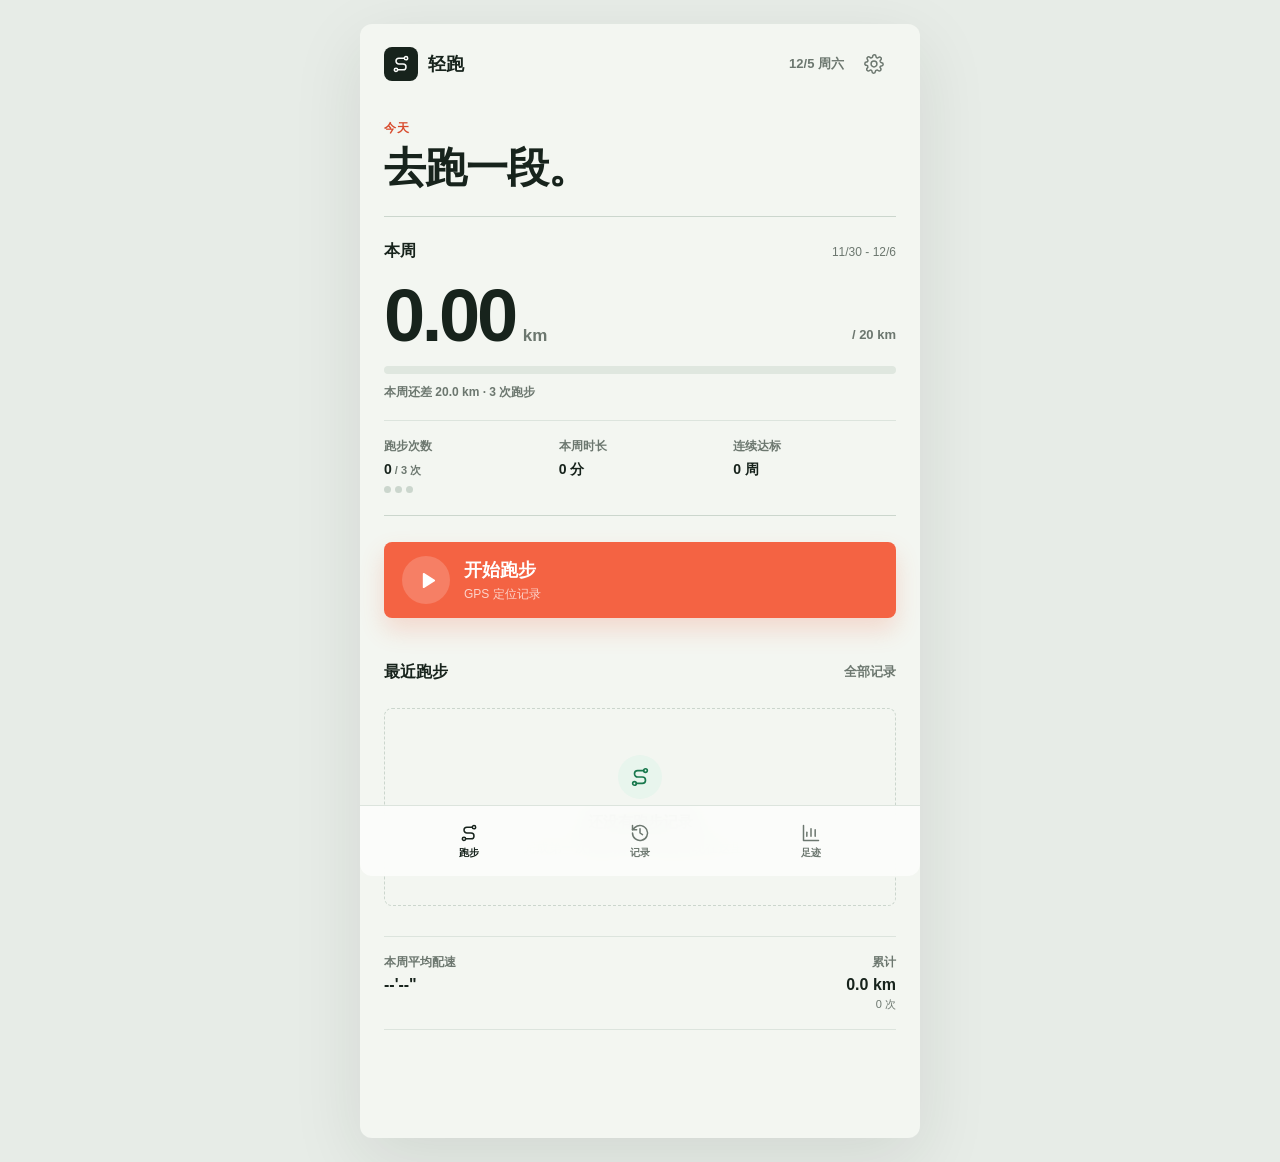
<file: index.html>
<!doctype html>
<html lang="zh-CN">
  <head>
    <meta charset="UTF-8" />
    <meta name="viewport" content="width=device-width, initial-scale=1, viewport-fit=cover" />
    <meta name="theme-color" content="#f3f6f1" />
    <meta name="apple-mobile-web-app-capable" content="yes" />
    <meta name="apple-mobile-web-app-status-bar-style" content="default" />
    <meta name="apple-mobile-web-app-title" content="轻跑" />
    <meta name="format-detection" content="telephone=no" />
    <meta name="description" content="轻跑，一款专注记录跑步的手机应用。" />
    <title>轻跑</title>
    <link rel="manifest" href="./manifest.webmanifest" />
    <link rel="icon" href="./icon-192.png" sizes="192x192" />
    <link rel="apple-touch-icon" href="./apple-touch-icon.png" />
    <link rel="stylesheet" href="./styles.css" />
    <link rel="stylesheet" href="./styles-v2.css?v=2.1.0" />
  </head>
  <body>
    <svg class="icon-sprite" aria-hidden="true">
      <symbol id="i-route" viewBox="0 0 24 24">
        <circle cx="6" cy="19" r="2"></circle>
        <circle cx="18" cy="5" r="2"></circle>
        <path d="M8 19h6.5a3.5 3.5 0 0 0 0-7h-5a3.5 3.5 0 0 1 0-7H16"></path>
      </symbol>
      <symbol id="i-history" viewBox="0 0 24 24">
        <path d="M3 12a9 9 0 1 0 3-6.7L3 8"></path>
        <path d="M3 3v5h5"></path>
        <path d="M12 7v5l3 2"></path>
      </symbol>
      <symbol id="i-play" viewBox="0 0 24 24">
        <path d="m8 5 11 7-11 7V5Z"></path>
      </symbol>
      <symbol id="i-pause" viewBox="0 0 24 24">
        <rect x="7" y="5" width="3.5" height="14" rx="1"></rect>
        <rect x="14" y="5" width="3.5" height="14" rx="1"></rect>
      </symbol>
      <symbol id="i-stop" viewBox="0 0 24 24">
        <rect x="6" y="6" width="12" height="12" rx="2"></rect>
      </symbol>
      <symbol id="i-arrow-left" viewBox="0 0 24 24">
        <path d="m15 18-6-6 6-6"></path>
      </symbol>
      <symbol id="i-map-pin" viewBox="0 0 24 24">
        <path d="M20 10c0 5-8 11-8 11S4 15 4 10a8 8 0 1 1 16 0Z"></path>
        <circle cx="12" cy="10" r="2.5"></circle>
      </symbol>
      <symbol id="i-navigation" viewBox="0 0 24 24">
        <path d="m3 11 18-8-8 18-2-8-8-2Z"></path>
      </symbol>
      <symbol id="i-clock" viewBox="0 0 24 24">
        <circle cx="12" cy="12" r="9"></circle>
        <path d="M12 7v5l3 2"></path>
      </symbol>
      <symbol id="i-alert" viewBox="0 0 24 24">
        <circle cx="12" cy="12" r="9"></circle>
        <path d="M12 7v6"></path>
        <path d="M12 17h.01"></path>
      </symbol>
      <symbol id="i-signal" viewBox="0 0 24 24">
        <path d="M5 18a10 10 0 0 1 14 0"></path>
        <path d="M8 15a6 6 0 0 1 8 0"></path>
        <path d="M11 12a2 2 0 0 1 2 0"></path>
        <circle cx="12" cy="19" r=".5"></circle>
      </symbol>
      <symbol id="i-chart" viewBox="0 0 24 24">
        <path d="M3 3v18h18"></path>
        <path d="M7 16v-5"></path>
        <path d="M12 16V7"></path>
        <path d="M17 16v-8"></path>
      </symbol>
      <symbol id="i-settings" viewBox="0 0 24 24">
        <path d="M12 15.5a3.5 3.5 0 1 0 0-7 3.5 3.5 0 0 0 0 7Z"></path>
        <path d="M19.4 15a1.7 1.7 0 0 0 .34 1.88l.06.06a2 2 0 1 1-2.83 2.83l-.06-.06A1.7 1.7 0 0 0 15 19.4a1.7 1.7 0 0 0-1 .6 1.7 1.7 0 0 0-.4 1.1V21a2 2 0 1 1-4 0v-.09A1.7 1.7 0 0 0 8.6 19.4a1.7 1.7 0 0 0-1.88.34l-.06.06a2 2 0 1 1-2.83-2.83l.06-.06A1.7 1.7 0 0 0 4.6 15a1.7 1.7 0 0 0-.6-1 1.7 1.7 0 0 0-1.1-.4H3a2 2 0 1 1 0-4h.09A1.7 1.7 0 0 0 4.6 8.6a1.7 1.7 0 0 0-.34-1.88l-.06-.06a2 2 0 1 1 2.83-2.83l.06.06A1.7 1.7 0 0 0 9 4.6a1.7 1.7 0 0 0 1-.6 1.7 1.7 0 0 0 .4-1.1V3a2 2 0 1 1 4 0v.09A1.7 1.7 0 0 0 15.4 4.6a1.7 1.7 0 0 0 1.88-.34l.06-.06a2 2 0 1 1 2.83 2.83l-.06.06A1.7 1.7 0 0 0 19.4 9c.13.37.35.7.64.97.3.27.68.42 1.08.43H21a2 2 0 1 1 0 4h-.09a1.7 1.7 0 0 0-1.51.6Z"></path>
      </symbol>
      <symbol id="i-download" viewBox="0 0 24 24">
        <path d="M12 3v12"></path>
        <path d="m7 10 5 5 5-5"></path>
        <path d="M5 21h14"></path>
      </symbol>
      <symbol id="i-upload" viewBox="0 0 24 24">
        <path d="M12 16V4"></path>
        <path d="m7 9 5-5 5 5"></path>
        <path d="M5 21h14"></path>
      </symbol>
      <symbol id="i-trash" viewBox="0 0 24 24">
        <path d="M3 6h18"></path>
        <path d="M8 6V4h8v2"></path>
        <path d="m19 6-1 15H6L5 6"></path>
        <path d="M10 11v5"></path>
        <path d="M14 11v5"></path>
      </symbol>
      <symbol id="i-trophy" viewBox="0 0 24 24">
        <path d="M8 21h8"></path>
        <path d="M12 17v4"></path>
        <path d="M7 4h10v4a5 5 0 0 1-10 0V4Z"></path>
        <path d="M7 6H4v2a4 4 0 0 0 4 4"></path>
        <path d="M17 6h3v2a4 4 0 0 1-4 4"></path>
      </symbol>
      <symbol id="i-target" viewBox="0 0 24 24">
        <circle cx="12" cy="12" r="9"></circle>
        <circle cx="12" cy="12" r="5"></circle>
        <circle cx="12" cy="12" r="1"></circle>
      </symbol>
      <symbol id="i-calendar" viewBox="0 0 24 24">
        <rect x="3" y="5" width="18" height="16" rx="2"></rect>
        <path d="M16 3v4"></path>
        <path d="M8 3v4"></path>
        <path d="M3 10h18"></path>
      </symbol>
      <symbol id="i-chevron-right" viewBox="0 0 24 24">
        <path d="m9 18 6-6-6-6"></path>
      </symbol>
      <symbol id="i-close" viewBox="0 0 24 24">
        <path d="M18 6 6 18"></path>
        <path d="m6 6 12 12"></path>
      </symbol>
    </svg>

    <div class="app-shell">
      <header class="topbar" id="topbar">
        <div class="brand" aria-label="轻跑">
          <span class="brand-mark" aria-hidden="true">
            <svg class="icon"><use href="#i-route"></use></svg>
          </span>
          <span class="brand-name">轻跑</span>
        </div>
        <div class="topbar-actions">
          <span class="today" id="today-label"></span>
          <button class="icon-button" id="settings-button" type="button" aria-label="打开设置">
            <svg class="icon"><use href="#i-settings"></use></svg>
          </button>
        </div>
      </header>

      <main id="main-content">
        <section class="view is-active" id="home-view" data-view="home" aria-labelledby="home-title">
          <div class="page-intro">
            <p class="eyebrow">今天</p>
            <h1 id="home-title">去跑一段。</h1>
          </div>

          <section class="goal-band" aria-labelledby="week-label">
            <div class="band-heading">
              <h2 id="week-label">本周</h2>
              <span id="week-range"></span>
            </div>
            <div class="goal-distance-line">
              <div class="week-distance">
                <span class="stat-number" id="week-distance">0.00</span>
                <span class="stat-unit">km</span>
              </div>
              <span class="goal-target" id="week-distance-target">/ 20 km</span>
            </div>
            <div
              class="goal-progress"
              id="week-distance-progress"
              role="progressbar"
              aria-label="周距离目标"
              aria-valuemin="0"
              aria-valuemax="20"
              aria-valuenow="0"
            >
              <span id="week-distance-bar"></span>
            </div>
            <p class="goal-remaining" id="week-goal-remaining">本周还差 20.0 km</p>
            <div class="goal-meta">
              <div>
                <span class="meta-label">跑步次数</span>
                <strong><span id="week-count">0</span><small id="week-count-target"> / 3 次</small></strong>
                <div class="goal-dots" id="week-count-dots" aria-hidden="true"></div>
              </div>
              <div>
                <span class="meta-label">本周时长</span>
                <strong id="week-duration">0 分</strong>
              </div>
              <div>
                <span class="meta-label">连续达标</span>
                <strong><span id="goal-streak">0</span> 周</strong>
              </div>
            </div>
          </section>

          <button class="start-button" id="start-run-button" type="button">
            <span class="start-icon">
              <svg class="icon"><use href="#i-play"></use></svg>
            </span>
            <span>
              <strong>开始跑步</strong>
              <small>GPS 定位记录</small>
            </span>
          </button>

          <section class="recent-section" aria-labelledby="recent-title">
            <div class="section-heading">
              <h2 id="recent-title">最近跑步</h2>
              <button class="text-button" type="button" data-go-history>全部记录</button>
            </div>
            <div id="latest-run"></div>
          </section>

          <section class="week-note-band" id="home-week-note" aria-label="本周概览"></section>
        </section>

        <section class="view" id="history-view" data-view="history" aria-labelledby="history-title">
          <div class="page-intro history-intro">
            <p class="eyebrow">记录</p>
            <h1 id="history-title">每一次都算数</h1>
          </div>
          <section class="history-summary" aria-label="历史统计">
            <div>
              <span>累计距离</span>
              <strong id="total-distance">0.00 km</strong>
            </div>
            <div>
              <span>累计次数</span>
              <strong id="total-count">0 次</strong>
            </div>
          </section>
          <div id="history-list" class="history-list"></div>
        </section>

        <section class="view" id="trends-view" data-view="trends" aria-labelledby="trends-title">
          <div class="page-intro trends-intro">
            <p class="eyebrow">足迹</p>
            <h1 id="trends-title">跑过的日子</h1>
          </div>

          <section class="trend-goal-band" aria-labelledby="trend-goal-title">
            <div class="band-heading">
              <h2 id="trend-goal-title">本周目标</h2>
              <span id="trend-week-range"></span>
            </div>
            <div class="trend-goal-grid">
              <div>
                <span class="meta-label">距离</span>
                <strong id="trend-week-distance">0 / 20 km</strong>
                <div class="mini-track"><span id="trend-distance-bar"></span></div>
              </div>
              <div>
                <span class="meta-label">次数</span>
                <strong id="trend-week-count">0 / 3 次</strong>
                <div class="mini-track mini-track-count"><span id="trend-count-bar"></span></div>
              </div>
            </div>
          </section>

          <section class="year-band" aria-labelledby="year-summary-title">
            <div class="band-heading">
              <h2 id="year-summary-title">今年</h2>
              <span id="year-summary-label"></span>
            </div>
            <div class="year-metric-grid">
              <div>
                <span class="meta-label">跑步天数</span>
                <strong id="year-active-days">0 天</strong>
              </div>
              <div>
                <span class="meta-label">累计距离</span>
                <strong id="year-distance">0.0 km</strong>
              </div>
              <div>
                <span class="meta-label">跑步次数</span>
                <strong id="year-run-count">0 次</strong>
              </div>
              <div>
                <span class="meta-label">最长连续</span>
                <strong id="year-week-streak">0 周</strong>
              </div>
            </div>
          </section>

          <section class="chart-section" aria-labelledby="weekly-chart-title">
            <div class="section-heading">
              <h2 id="weekly-chart-title">最近 8 周</h2>
              <span class="section-caption">跑量 / km</span>
            </div>
            <div class="week-chart" id="weekly-chart"></div>
          </section>

          <section class="calendar-section" aria-labelledby="calendar-title">
            <div class="calendar-heading">
              <div>
                <p class="eyebrow">跑步日历</p>
                <h2 id="calendar-title">每一个跑步日</h2>
              </div>
              <div class="calendar-controls" aria-label="日历月份">
                <button class="calendar-nav-button" id="calendar-prev-button" type="button" aria-label="上个月">
                  <svg class="icon"><use href="#i-chevron-right"></use></svg>
                </button>
                <span id="calendar-month-label"></span>
                <button class="calendar-nav-button" id="calendar-next-button" type="button" aria-label="下个月">
                  <svg class="icon"><use href="#i-chevron-right"></use></svg>
                </button>
              </div>
            </div>
            <div class="calendar-weekdays" aria-hidden="true">
              <span>一</span><span>二</span><span>三</span><span>四</span><span>五</span><span>六</span><span>日</span>
            </div>
            <div class="calendar-grid" id="calendar-grid" role="grid" aria-label="跑步日历"></div>
            <button class="calendar-today-button" id="calendar-today-button" type="button" hidden>回到本月</button>
            <div class="calendar-month-summary" id="calendar-month-summary"></div>
            <div class="calendar-day-detail" id="calendar-day-detail" aria-live="polite"></div>
          </section>

          <section class="achievement-section" aria-labelledby="achievement-title">
            <div class="section-heading">
              <h2 id="achievement-title">里程碑</h2>
              <span class="section-caption" id="achievement-count">0 / 6</span>
            </div>
            <div class="achievement-grid" id="achievement-grid"></div>
          </section>

          <section class="records-section" aria-labelledby="records-title">
            <div class="section-heading">
              <h2 id="records-title">个人纪录</h2>
              <span class="section-caption">至少完成 1 km 才计入配速纪录</span>
            </div>
            <div id="personal-records" class="personal-records"></div>
          </section>
        </section>

        <section class="view" id="settings-view" data-view="settings" aria-labelledby="settings-title">
          <button class="back-button" id="settings-back-button" type="button">
            <svg class="icon"><use href="#i-arrow-left"></use></svg>
            <span>返回</span>
          </button>
          <div class="page-intro settings-intro">
            <p class="eyebrow">设置</p>
            <h1 id="settings-title">目标和数据</h1>
          </div>

          <section class="settings-section" aria-labelledby="goal-settings-title">
            <div class="section-heading">
              <h2 id="goal-settings-title">每周目标</h2>
              <span class="section-caption">周一至周日</span>
            </div>
            <form id="goal-settings-form" class="goal-form">
              <label for="weekly-distance-goal">
                <span>每周距离</span>
                <span class="input-with-unit">
                  <input id="weekly-distance-goal" name="distanceGoal" type="number" min="1" max="500" step="1" inputmode="numeric" required />
                  <small>km</small>
                </span>
              </label>
              <label for="weekly-count-goal">
                <span>每周次数</span>
                <span class="input-with-unit">
                  <input id="weekly-count-goal" name="countGoal" type="number" min="1" max="14" step="1" inputmode="numeric" required />
                  <small>次</small>
                </span>
              </label>
              <button class="primary-action" type="submit">保存目标</button>
            </form>
          </section>

          <section class="settings-section" aria-labelledby="data-settings-title">
            <div class="section-heading">
              <h2 id="data-settings-title">数据管理</h2>
              <span class="section-caption" id="storage-state">本机保存</span>
            </div>
            <div class="data-actions">
              <button class="data-action-button" id="export-backup-button" type="button">
                <svg class="icon"><use href="#i-download"></use></svg>
                <span>
                  <strong>导出备份</strong>
                  <small>包含全部记录和目标</small>
                </span>
                <svg class="icon action-chevron"><use href="#i-chevron-right"></use></svg>
              </button>
              <button class="data-action-button" id="import-backup-button" type="button">
                <svg class="icon"><use href="#i-upload"></use></svg>
                <span>
                  <strong>导入备份</strong>
                  <small>合并新记录，不覆盖现有数据</small>
                </span>
                <svg class="icon action-chevron"><use href="#i-chevron-right"></use></svg>
              </button>
              <input id="backup-file-input" type="file" accept=".json,application/json" hidden />
            </div>
            <p class="storage-copy" id="storage-usage">正在读取本地存储信息…</p>
          </section>

          <section class="settings-section about-section" aria-labelledby="about-title">
            <div class="section-heading">
              <h2 id="about-title">轻跑</h2>
              <span class="section-caption" id="app-version">v2.0</span>
            </div>
            <p>无账户、无云端，跑步记录只保存在当前设备。建议定期导出备份。</p>
          </section>
        </section>

        <section class="view" id="record-view" data-view="record" aria-labelledby="record-title">
          <div class="detail-toolbar">
            <button class="back-button" id="record-back-button" type="button">
              <svg class="icon"><use href="#i-arrow-left"></use></svg>
              <span>返回</span>
            </button>
            <button class="icon-button danger-icon-button" id="delete-run-button" type="button" aria-label="删除这条记录">
              <svg class="icon"><use href="#i-trash"></use></svg>
            </button>
          </div>
          <div class="record-milestone-banner" id="record-milestone-banner" hidden>
            <span class="milestone-banner-icon">
              <svg class="icon"><use href="#i-trophy"></use></svg>
            </span>
            <span>
              <small>新的里程碑</small>
              <strong id="record-milestone-text"></strong>
            </span>
          </div>
          <div class="record-heading">
            <p class="eyebrow" id="record-date"></p>
            <h1 id="record-title">跑步记录</h1>
          </div>
          <section class="record-distance-block">
            <span class="record-distance" id="record-distance">0.00</span>
            <span class="stat-unit">km</span>
          </section>
          <section class="route-panel" aria-label="跑步路线">
            <div class="route-canvas" id="record-route"></div>
          </section>
          <div class="record-stats">
            <div>
              <svg class="icon"><use href="#i-clock"></use></svg>
              <span>跑步时长</span>
              <strong id="record-duration">00:00</strong>
            </div>
            <div>
              <svg class="icon"><use href="#i-navigation"></use></svg>
              <span>平均配速</span>
              <strong id="record-pace">--'--"</strong>
            </div>
            <div>
              <svg class="icon"><use href="#i-target"></use></svg>
              <span>最快公里</span>
              <strong id="record-fastest-split">--'--"</strong>
            </div>
          </div>
          <section class="split-section" aria-labelledby="split-title">
            <div class="section-heading">
              <h2 id="split-title">公里配速</h2>
              <span class="section-caption" id="split-caption"></span>
            </div>
            <div class="split-chart" id="split-chart"></div>
            <div class="split-list" id="split-list"></div>
          </section>
          <p class="record-note" id="record-note"></p>
        </section>
      </main>

      <nav class="tabbar" id="tabbar" aria-label="主导航">
        <button class="tab is-active" type="button" data-tab="home" aria-current="page">
          <svg class="icon"><use href="#i-route"></use></svg>
          <span>跑步</span>
        </button>
        <button class="tab" type="button" data-tab="history">
          <svg class="icon"><use href="#i-history"></use></svg>
          <span>记录</span>
        </button>
        <button class="tab" type="button" data-tab="trends">
          <svg class="icon"><use href="#i-chart"></use></svg>
          <span>足迹</span>
        </button>
      </nav>
    </div>

    <section class="run-screen" id="run-view" aria-labelledby="run-title" hidden>
      <header class="run-header">
        <div>
          <p class="eyebrow" id="run-kicker">准备出发</p>
          <h1 id="run-title">跑步中</h1>
        </div>
        <div class="gps-badge" id="gps-badge">
          <span class="status-dot"></span>
          <span id="gps-label">正在定位</span>
        </div>
      </header>

      <div class="run-reading">
        <p class="run-label">距离</p>
        <div class="run-distance-line">
          <span id="live-distance">0.00</span>
          <small>km</small>
        </div>
      </div>

      <div class="live-grid live-grid-v2">
        <div>
          <span class="meta-label">时长</span>
          <strong id="live-duration">00:00</strong>
        </div>
        <div>
          <span class="meta-label">当前配速</span>
          <strong id="live-current-pace">--'--"</strong>
        </div>
        <div>
          <span class="meta-label">平均配速</span>
          <strong id="live-pace">--'--"</strong>
        </div>
        <div>
          <span class="meta-label">已完成</span>
          <strong id="live-completed-distance">0 km</strong>
        </div>
      </div>

      <div class="signal-message" id="signal-message" role="status">
        <span class="signal-symbol">
          <svg class="icon"><use href="#i-signal"></use></svg>
        </span>
        <p id="signal-text">正在获取准确位置，请稍候。</p>
      </div>

      <div class="live-splits" id="live-splits" aria-label="已完成公里"></div>
      <div class="live-route" id="live-route" aria-label="当前路线"></div>

      <div class="run-controls">
        <button class="control-button control-secondary" id="pause-button" type="button" disabled>
          <svg class="icon"><use href="#i-pause"></use></svg>
          <span>暂停</span>
        </button>
        <button class="control-button control-danger" id="end-button" type="button" disabled>
          <svg class="icon"><use href="#i-stop"></use></svg>
          <span>结束</span>
        </button>
      </div>
    </section>

    <dialog class="app-dialog" id="app-dialog">
      <div class="dialog-content">
        <span class="dialog-icon" id="dialog-icon">
          <svg class="icon"><use href="#i-alert"></use></svg>
        </span>
        <h2 id="dialog-title">提示</h2>
        <p id="dialog-message"></p>
        <div class="dialog-actions" id="dialog-actions"></div>
      </div>
    </dialog>

    <dialog class="app-dialog import-dialog" id="import-dialog">
      <div class="dialog-content">
        <span class="dialog-icon is-visible">
          <svg class="icon"><use href="#i-upload"></use></svg>
        </span>
        <h2>导入备份</h2>
        <p id="import-summary"></p>
        <label class="dialog-checkbox" for="import-settings-checkbox">
          <input id="import-settings-checkbox" type="checkbox" checked />
          <span>同时恢复备份中的每周目标</span>
        </label>
        <div class="dialog-actions">
          <button id="import-confirm-button" type="button">确认导入</button>
          <button id="import-cancel-button" class="is-secondary" type="button">取消</button>
        </div>
      </div>
    </dialog>

    <div class="toast" id="toast" role="status" aria-live="polite"></div>

    <noscript>
      <div class="noscript">请开启 JavaScript 后使用轻跑。</div>
    </noscript>

    <script type="module" src="./app-v2.js?v=2.1.0"></script>
  </body>
</html>
</file>
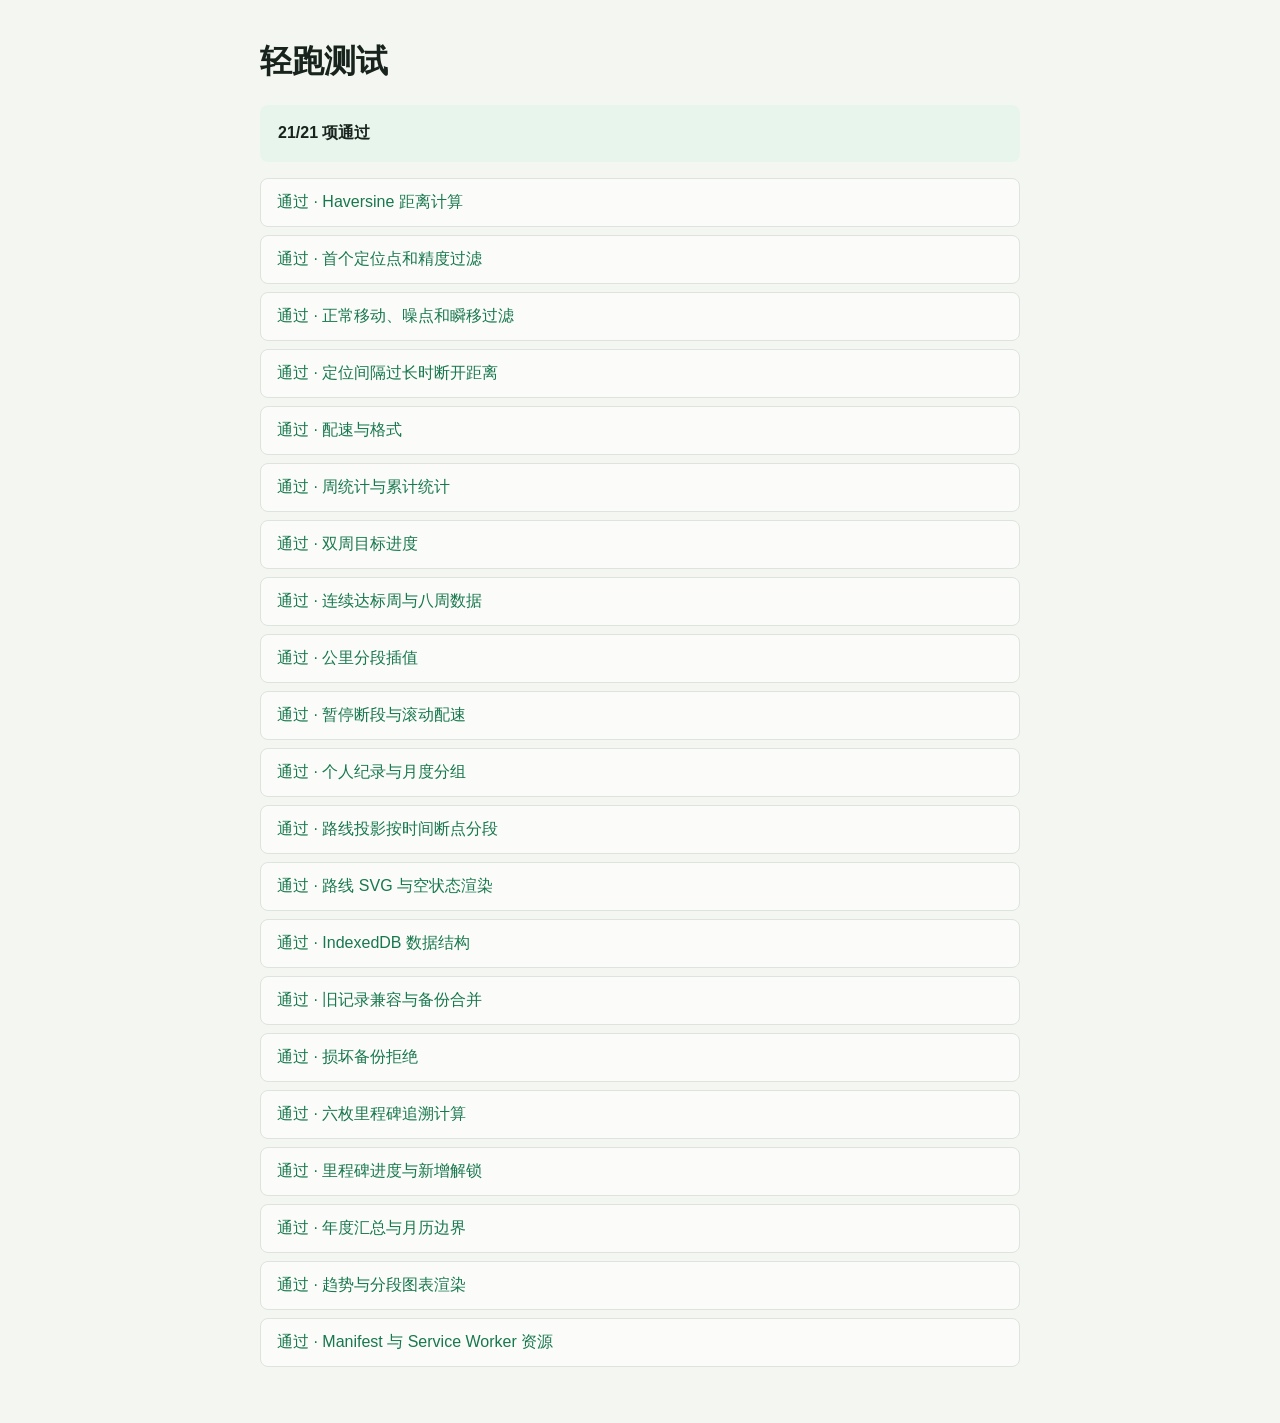
<file: tests.html>
<!doctype html>
<html lang="zh-CN">
  <head>
    <meta charset="UTF-8" />
    <meta name="viewport" content="width=device-width, initial-scale=1" />
    <link rel="icon" href="data:," />
    <title>轻跑测试</title>
    <style>
      :root {
        color-scheme: light;
        font-family: -apple-system, BlinkMacSystemFont, "Segoe UI", sans-serif;
      }

      body {
        max-width: 760px;
        margin: 0 auto;
        padding: 40px 24px;
        background: #f3f6f1;
        color: #17231c;
      }

      h1 {
        margin-top: 0;
      }

      #summary {
        padding: 18px;
        border-radius: 8px;
        background: #e8f5ed;
        font-weight: 700;
      }

      #summary.failure {
        background: #fff0eb;
        color: #be3d2a;
      }

      ul {
        padding: 0;
        list-style: none;
      }

      li {
        margin: 8px 0;
        padding: 13px 16px;
        border: 1px solid #dce4dd;
        border-radius: 8px;
        background: #fbfcfa;
      }

      .pass {
        color: #18784d;
      }

      .fail {
        color: #be3d2a;
      }
    </style>
  </head>
  <body>
    <h1>轻跑测试</h1>
    <div id="summary">正在运行...</div>
    <ul id="results"></ul>
    <script type="module" src="./tests.js?v=2.1.0"></script>
  </body>
</html>
</file>
<file: styles.css>
:root {
  color-scheme: light;
  --bg: #f3f6f1;
  --surface: #fbfcfa;
  --surface-strong: #ffffff;
  --ink: #17231c;
  --muted: #6c776f;
  --line: #dce4dd;
  --line-strong: #cbd6cd;
  --coral: #f46343;
  --coral-dark: #d84b2d;
  --coral-soft: #fff0eb;
  --mint: #cbefda;
  --mint-soft: #e8f5ed;
  --green: #18784d;
  --danger: #be3d2a;
  --shadow: 0 16px 44px rgb(26 43 33 / 10%);
  --font:
    -apple-system, BlinkMacSystemFont, "SF Pro Display", "Segoe UI", "PingFang SC",
    "Hiragino Sans GB", "Microsoft YaHei", sans-serif;
}

* {
  box-sizing: border-box;
}

[hidden] {
  display: none !important;
}

html {
  background: var(--bg);
  -webkit-text-size-adjust: 100%;
  text-size-adjust: 100%;
}

body {
  min-width: 320px;
  min-height: 100vh;
  margin: 0;
  background: var(--bg);
  color: var(--ink);
  font-family: var(--font);
  overscroll-behavior-y: none;
  -webkit-font-smoothing: antialiased;
}

button {
  margin: 0;
  border: 0;
  color: inherit;
  font: inherit;
  -webkit-tap-highlight-color: transparent;
}

button:not(:disabled) {
  cursor: pointer;
}

button:disabled {
  cursor: default;
}

button:focus-visible {
  outline: 3px solid rgb(244 99 67 / 34%);
  outline-offset: 3px;
}

.icon-sprite {
  position: absolute;
  width: 0;
  height: 0;
  overflow: hidden;
}

.icon {
  width: 22px;
  height: 22px;
  fill: none;
  stroke: currentColor;
  stroke-linecap: round;
  stroke-linejoin: round;
  stroke-width: 1.8;
}

.app-shell {
  position: relative;
  width: 100%;
  max-width: 560px;
  min-height: 100vh;
  margin: 0 auto;
  background: var(--bg);
}

.topbar {
  display: flex;
  align-items: center;
  justify-content: space-between;
  min-height: calc(68px + env(safe-area-inset-top));
  padding: calc(18px + env(safe-area-inset-top)) 24px 12px;
}

.brand {
  display: flex;
  gap: 10px;
  align-items: center;
}

.brand-mark {
  display: grid;
  width: 34px;
  height: 34px;
  place-items: center;
  border-radius: 8px;
  background: var(--ink);
  color: var(--surface);
}

.brand-mark .icon {
  width: 20px;
  height: 20px;
}

.brand-name {
  font-size: 18px;
  font-weight: 750;
  letter-spacing: 0;
}

.today {
  color: var(--muted);
  font-size: 13px;
  font-weight: 600;
}

#main-content {
  padding: 0 24px calc(108px + env(safe-area-inset-bottom));
}

.view {
  display: none;
  animation: view-in 180ms ease-out;
}

.view.is-active {
  display: block;
}

.page-intro {
  padding: 22px 0 26px;
}

.eyebrow {
  margin: 0 0 8px;
  color: var(--coral-dark);
  font-size: 12px;
  font-weight: 800;
  letter-spacing: 0.08em;
}

h1,
h2,
p {
  overflow-wrap: anywhere;
}

h1 {
  margin: 0;
  font-size: clamp(32px, 9vw, 42px);
  font-weight: 760;
  letter-spacing: -0.025em;
  line-height: 1.08;
}

h2 {
  margin: 0;
  font-size: 16px;
  font-weight: 750;
}

.week-band {
  padding: 24px 0 26px;
  border-top: 1px solid var(--line-strong);
  border-bottom: 1px solid var(--line-strong);
}

.band-heading {
  display: flex;
  align-items: baseline;
  justify-content: space-between;
  margin-bottom: 20px;
}

.band-heading span {
  color: var(--muted);
  font-size: 12px;
}

.week-distance {
  display: flex;
  align-items: baseline;
  gap: 8px;
  min-width: 0;
  margin-bottom: 24px;
}

.stat-number {
  font-size: clamp(54px, 15vw, 74px);
  font-variant-numeric: tabular-nums;
  font-weight: 720;
  letter-spacing: -0.045em;
  line-height: 0.92;
}

.stat-unit {
  color: var(--muted);
  font-size: 17px;
  font-weight: 700;
}

.week-meta {
  display: grid;
  grid-template-columns: repeat(3, minmax(0, 1fr));
  gap: 10px;
}

.week-meta > div {
  min-width: 0;
}

.week-meta strong {
  display: block;
  margin-top: 6px;
  font-size: 14px;
  font-variant-numeric: tabular-nums;
  font-weight: 700;
}

.meta-label {
  display: block;
  color: var(--muted);
  font-size: 12px;
  font-weight: 600;
}

.start-button {
  display: flex;
  width: 100%;
  min-height: 76px;
  margin: 26px 0 32px;
  padding: 13px 18px;
  align-items: center;
  gap: 14px;
  border-radius: 8px;
  background: var(--coral);
  box-shadow: 0 12px 24px rgb(244 99 67 / 20%);
  color: white;
  text-align: left;
  transition:
    background 150ms ease,
    transform 150ms ease;
}

.start-button:active {
  background: var(--coral-dark);
  transform: scale(0.985);
}

.start-icon {
  display: grid;
  flex: 0 0 48px;
  width: 48px;
  height: 48px;
  place-items: center;
  border-radius: 50%;
  background: rgb(255 255 255 / 18%);
}

.start-icon .icon {
  width: 23px;
  height: 23px;
  margin-left: 2px;
  fill: currentColor;
  stroke: currentColor;
}

.start-button strong,
.start-button small {
  display: block;
}

.start-button strong {
  font-size: 18px;
  font-weight: 760;
}

.start-button small {
  margin-top: 4px;
  color: rgb(255 255 255 / 72%);
  font-size: 12px;
}

.section-heading {
  display: flex;
  align-items: center;
  justify-content: space-between;
  margin-bottom: 14px;
}

.text-button {
  display: inline-flex;
  min-height: 44px;
  padding: 8px 0 8px 12px;
  align-items: center;
  background: transparent;
  color: var(--muted);
  font-size: 13px;
  font-weight: 650;
}

.recent-item {
  display: flex;
  width: 100%;
  min-height: 94px;
  padding: 16px 0;
  align-items: center;
  justify-content: space-between;
  gap: 18px;
  border-top: 1px solid var(--line);
  background: transparent;
  text-align: left;
}

.recent-item:last-child {
  border-bottom: 1px solid var(--line);
}

.run-item-date {
  display: block;
  margin-bottom: 6px;
  color: var(--muted);
  font-size: 12px;
  font-weight: 600;
}

.run-item-metrics {
  display: flex;
  align-items: baseline;
  gap: 8px;
}

.run-item-distance {
  font-size: 25px;
  font-variant-numeric: tabular-nums;
  font-weight: 720;
  letter-spacing: -0.02em;
}

.run-item-unit {
  color: var(--muted);
  font-size: 12px;
  font-weight: 650;
}

.run-item-details {
  flex: 0 0 auto;
  color: var(--muted);
  font-size: 12px;
  font-variant-numeric: tabular-nums;
  text-align: right;
  line-height: 1.7;
}

.empty-block {
  padding: 46px 20px;
  border: 1px dashed var(--line-strong);
  border-radius: 8px;
  text-align: center;
}

.empty-icon {
  display: grid;
  width: 44px;
  height: 44px;
  margin: 0 auto 14px;
  place-items: center;
  border-radius: 50%;
  background: var(--mint-soft);
  color: var(--green);
}

.empty-block h3 {
  margin: 0 0 6px;
  font-size: 15px;
}

.empty-block p {
  margin: 0;
  color: var(--muted);
  font-size: 13px;
  line-height: 1.6;
}

.history-intro {
  padding-bottom: 20px;
}

.history-summary {
  display: grid;
  grid-template-columns: 1fr 1fr;
  margin-bottom: 30px;
  border-top: 1px solid var(--line-strong);
  border-bottom: 1px solid var(--line-strong);
}

.history-summary div {
  padding: 18px 0;
}

.history-summary div + div {
  padding-left: 18px;
  border-left: 1px solid var(--line);
}

.history-summary span {
  display: block;
  margin-bottom: 7px;
  color: var(--muted);
  font-size: 12px;
  font-weight: 600;
}

.history-summary strong {
  font-size: 17px;
  font-variant-numeric: tabular-nums;
}

.history-list:not(:empty) {
  padding-top: 2px;
}

.history-button {
  display: grid;
  width: 100%;
  min-height: 86px;
  padding: 17px 0;
  grid-template-columns: 48px minmax(0, 1fr) auto;
  align-items: center;
  gap: 14px;
  border-top: 1px solid var(--line);
  background: transparent;
  text-align: left;
}

.history-button:last-child {
  border-bottom: 1px solid var(--line);
}

.date-tile {
  display: flex;
  width: 48px;
  height: 48px;
  flex-direction: column;
  align-items: center;
  justify-content: center;
  border-radius: 8px;
  background: var(--surface-strong);
}

.date-tile strong {
  font-size: 17px;
  font-variant-numeric: tabular-nums;
  line-height: 1.1;
}

.date-tile span {
  margin-top: 4px;
  color: var(--muted);
  font-size: 10px;
}

.history-main {
  min-width: 0;
}

.history-main strong {
  display: block;
  font-size: 16px;
  font-variant-numeric: tabular-nums;
}

.history-main span {
  display: block;
  margin-top: 5px;
  color: var(--muted);
  font-size: 12px;
}

.history-arrow {
  color: var(--muted);
  font-size: 22px;
  transform: rotate(180deg);
}

.back-button {
  display: inline-flex;
  min-height: 44px;
  margin-left: -10px;
  padding: 8px 10px;
  align-items: center;
  gap: 3px;
  background: transparent;
  color: var(--muted);
  font-size: 14px;
  font-weight: 650;
}

.record-heading {
  padding: 14px 0 10px;
}

.record-heading h1 {
  font-size: 30px;
}

.record-distance-block {
  display: flex;
  align-items: baseline;
  gap: 9px;
  padding: 10px 0 24px;
}

.record-distance {
  font-size: clamp(58px, 17vw, 78px);
  font-variant-numeric: tabular-nums;
  font-weight: 720;
  letter-spacing: -0.045em;
  line-height: 1;
}

.route-panel {
  position: relative;
  overflow: hidden;
  width: 100%;
  aspect-ratio: 16 / 10;
  border: 1px solid var(--line);
  border-radius: 8px;
  background: var(--mint-soft);
}

.route-canvas {
  width: 100%;
  height: 100%;
}

.route-canvas svg {
  display: block;
  width: 100%;
  height: 100%;
}

.route-empty {
  display: grid;
  width: 100%;
  height: 100%;
  padding: 24px;
  place-content: center;
  justify-items: center;
  gap: 8px;
  color: var(--muted);
  text-align: center;
}

.route-empty .icon {
  width: 28px;
  height: 28px;
  color: var(--green);
}

.route-empty p {
  margin: 0;
  font-size: 13px;
}

.record-stats {
  display: grid;
  grid-template-columns: 1fr 1fr;
  margin-top: 20px;
  border-top: 1px solid var(--line-strong);
  border-bottom: 1px solid var(--line-strong);
}

.record-stats > div {
  padding: 19px 0;
}

.record-stats > div + div {
  padding-left: 18px;
  border-left: 1px solid var(--line);
}

.record-stats .icon {
  width: 17px;
  height: 17px;
  margin-bottom: 9px;
  color: var(--muted);
}

.record-stats span {
  display: block;
  margin-bottom: 7px;
  color: var(--muted);
  font-size: 12px;
}

.record-stats strong {
  font-size: 18px;
  font-variant-numeric: tabular-nums;
}

.record-note {
  margin: 16px 0 0;
  color: var(--muted);
  font-size: 12px;
  line-height: 1.65;
}

.tabbar {
  position: fixed;
  z-index: 20;
  right: 0;
  bottom: 0;
  left: 50%;
  display: grid;
  width: min(100%, 560px);
  padding: 8px 24px calc(8px + env(safe-area-inset-bottom));
  grid-template-columns: 1fr 1fr;
  border-top: 1px solid var(--line);
  background: rgb(251 252 250 / 96%);
  transform: translateX(-50%);
  backdrop-filter: blur(16px);
  -webkit-backdrop-filter: blur(16px);
}

.tab {
  display: flex;
  min-height: 54px;
  flex-direction: column;
  align-items: center;
  justify-content: center;
  gap: 3px;
  border-radius: 8px;
  background: transparent;
  color: var(--muted);
  font-size: 10px;
  font-weight: 650;
}

.tab .icon {
  width: 21px;
  height: 21px;
}

.tab.is-active {
  color: var(--ink);
}

.run-screen {
  position: fixed;
  z-index: 30;
  top: 0;
  bottom: 0;
  left: 50%;
  display: flex;
  width: min(100%, 560px);
  min-height: 100dvh;
  padding:
    calc(24px + env(safe-area-inset-top)) 24px
    calc(22px + env(safe-area-inset-bottom));
  flex-direction: column;
  overflow: auto;
  background: var(--bg);
  transform: translateX(-50%);
}

.run-header {
  display: flex;
  align-items: flex-start;
  justify-content: space-between;
  gap: 20px;
}

.run-header h1 {
  font-size: 26px;
}

.gps-badge {
  display: flex;
  min-height: 30px;
  padding: 7px 10px;
  align-items: center;
  gap: 6px;
  border: 1px solid var(--line);
  border-radius: 999px;
  background: var(--surface);
  color: var(--muted);
  font-size: 11px;
  font-weight: 650;
  white-space: nowrap;
}

.status-dot {
  width: 7px;
  height: 7px;
  border-radius: 50%;
  background: #d7a42c;
}

.gps-badge.is-live {
  color: var(--green);
}

.gps-badge.is-live .status-dot {
  background: #25a56b;
}

.gps-badge.is-warning .status-dot {
  background: var(--coral);
}

.run-reading {
  padding: 24px 0 20px;
}

.run-label {
  margin: 0 0 4px;
  color: var(--muted);
  font-size: 13px;
  font-weight: 650;
}

.run-distance-line {
  display: flex;
  align-items: baseline;
  gap: 9px;
  min-width: 0;
}

#live-distance {
  font-size: clamp(68px, 23vw, 104px);
  font-variant-numeric: tabular-nums;
  font-weight: 730;
  letter-spacing: -0.055em;
  line-height: 0.92;
}

.run-distance-line small {
  color: var(--muted);
  font-size: 17px;
  font-weight: 700;
}

.live-grid {
  display: grid;
  padding: 20px 0;
  grid-template-columns: 1fr 1fr;
  border-top: 1px solid var(--line-strong);
  border-bottom: 1px solid var(--line-strong);
}

.live-grid > div + div {
  padding-left: 22px;
  border-left: 1px solid var(--line);
}

.live-grid strong {
  display: block;
  margin-top: 7px;
  font-size: 24px;
  font-variant-numeric: tabular-nums;
}

.signal-message {
  display: flex;
  margin-top: 14px;
  padding: 12px 14px;
  align-items: center;
  gap: 10px;
  border-radius: 8px;
  background: var(--surface);
  color: var(--muted);
}

.signal-message.is-warning {
  background: var(--coral-soft);
  color: var(--danger);
}

.signal-message.is-good {
  background: var(--mint-soft);
  color: var(--green);
}

.signal-symbol {
  display: grid;
  flex: 0 0 30px;
  width: 30px;
  height: 30px;
  place-items: center;
  border-radius: 50%;
  background: rgb(255 255 255 / 55%);
}

.signal-symbol .icon {
  width: 17px;
  height: 17px;
}

.signal-message p {
  margin: 0;
  font-size: 12px;
  font-weight: 600;
  line-height: 1.45;
}

.live-route {
  position: relative;
  flex: 1 1 130px;
  min-height: 104px;
}

.live-route svg {
  display: block;
  width: 100%;
  height: 100%;
}

.live-route-empty {
  position: absolute;
  inset: 0;
  display: grid;
  place-items: center;
  color: var(--muted);
  font-size: 12px;
}

.run-controls {
  display: grid;
  grid-template-columns: 1fr 1fr;
  gap: 12px;
  padding-top: 16px;
}

.control-button {
  display: flex;
  min-height: 64px;
  align-items: center;
  justify-content: center;
  gap: 9px;
  border-radius: 8px;
  font-size: 16px;
  font-weight: 720;
}

.control-button:disabled {
  opacity: 0.45;
}

.control-secondary {
  background: var(--ink);
  color: white;
}

.control-secondary.is-resume {
  background: var(--green);
}

.control-danger {
  border: 1px solid rgb(244 99 67 / 24%);
  background: var(--coral-soft);
  color: var(--danger);
}

.app-dialog {
  width: min(calc(100% - 40px), 420px);
  max-width: none;
  padding: 0;
  border: 0;
  border-radius: 12px;
  background: var(--surface-strong);
  box-shadow: var(--shadow);
  color: var(--ink);
}

.app-dialog::backdrop {
  background: rgb(15 26 19 / 44%);
  backdrop-filter: blur(4px);
  -webkit-backdrop-filter: blur(4px);
}

.dialog-content {
  padding: 26px 24px 20px;
}

.dialog-icon {
  display: none;
  width: 42px;
  height: 42px;
  margin-bottom: 16px;
  place-items: center;
  border-radius: 50%;
  background: var(--coral-soft);
  color: var(--danger);
}

.dialog-icon.is-visible {
  display: grid;
}

.app-dialog h2 {
  margin-bottom: 9px;
  font-size: 21px;
}

.app-dialog p {
  margin: 0;
  color: var(--muted);
  font-size: 14px;
  line-height: 1.65;
  white-space: pre-line;
}

.dialog-actions {
  display: grid;
  gap: 9px;
  margin-top: 24px;
}

.dialog-actions button {
  min-height: 50px;
  padding: 11px 16px;
  border-radius: 8px;
  background: var(--ink);
  color: white;
  font-size: 15px;
  font-weight: 700;
}

.dialog-actions button.is-secondary {
  border: 1px solid var(--line);
  background: var(--surface);
  color: var(--ink);
}

.dialog-actions button.is-danger {
  background: var(--coral);
}

.toast {
  position: fixed;
  z-index: 50;
  right: 24px;
  bottom: calc(100px + env(safe-area-inset-bottom));
  left: 24px;
  width: fit-content;
  max-width: min(360px, calc(100% - 48px));
  margin: 0 auto;
  padding: 11px 16px;
  border-radius: 8px;
  background: var(--ink);
  box-shadow: var(--shadow);
  color: white;
  font-size: 13px;
  font-weight: 600;
  opacity: 0;
  pointer-events: none;
  transform: translateY(8px);
  transition:
    opacity 160ms ease,
    transform 160ms ease;
}

.toast.is-visible {
  opacity: 1;
  transform: translateY(0);
}

.noscript {
  position: fixed;
  inset: 20px;
  z-index: 100;
  display: grid;
  place-items: center;
  border-radius: 8px;
  background: var(--surface);
  color: var(--ink);
  font-weight: 700;
}

@keyframes view-in {
  from {
    opacity: 0;
    transform: translateY(4px);
  }
  to {
    opacity: 1;
    transform: translateY(0);
  }
}

@media (min-width: 700px) {
  body {
    padding: 24px 0;
    background: #e7ece7;
  }

  .app-shell {
    min-height: calc(100vh - 48px);
    border-radius: 12px;
    box-shadow: 0 22px 70px rgb(26 43 33 / 10%);
    overflow: hidden;
  }

  .tabbar {
    bottom: 24px;
    border-radius: 0 0 12px 12px;
  }

  .run-screen {
    top: 24px;
    bottom: 24px;
    min-height: auto;
    border-radius: 12px;
  }
}

@media (max-width: 359px) {
  .topbar,
  #main-content,
  .run-screen {
    padding-right: 18px;
    padding-left: 18px;
  }

  .tabbar {
    padding-right: 18px;
    padding-left: 18px;
  }

  #live-distance {
    font-size: 64px;
  }
}

@media (prefers-reduced-motion: reduce) {
  *,
  *::before,
  *::after {
    scroll-behavior: auto !important;
    animation-duration: 0.01ms !important;
    animation-iteration-count: 1 !important;
    transition-duration: 0.01ms !important;
  }
}
</file>
<file: styles-v2.css>
.topbar-actions {
  display: flex;
  align-items: center;
  gap: 8px;
}

.icon-button {
  display: grid;
  width: 44px;
  height: 44px;
  flex: 0 0 44px;
  place-items: center;
  border: 1px solid transparent;
  border-radius: 8px;
  background: transparent;
  color: var(--muted);
}

.icon-button:active {
  background: var(--surface);
}

.icon-button .icon {
  width: 20px;
  height: 20px;
}

.danger-icon-button {
  color: var(--danger);
}

.goal-band {
  padding: 24px 0 22px;
  border-top: 1px solid var(--line-strong);
  border-bottom: 1px solid var(--line-strong);
}

.goal-distance-line {
  display: flex;
  align-items: flex-end;
  justify-content: space-between;
  gap: 16px;
  margin-bottom: 16px;
}

.goal-distance-line .week-distance {
  margin: 0;
}

.goal-target {
  padding-bottom: 8px;
  color: var(--muted);
  font-size: 13px;
  font-weight: 650;
  white-space: nowrap;
}

.goal-progress {
  width: 100%;
  height: 8px;
  overflow: hidden;
  border-radius: 999px;
  background: #dfe7df;
}

.goal-progress > span {
  display: block;
  width: 0;
  height: 100%;
  border-radius: inherit;
  background: var(--coral);
  transition: width 420ms cubic-bezier(0.2, 0.7, 0.2, 1);
}

.goal-remaining {
  margin: 10px 0 0;
  color: var(--muted);
  font-size: 12px;
  font-weight: 600;
}

.goal-remaining.is-complete {
  color: var(--green);
}

.goal-meta {
  display: grid;
  margin-top: 19px;
  padding-top: 17px;
  grid-template-columns: repeat(3, minmax(0, 1fr));
  gap: 12px;
  border-top: 1px solid var(--line);
}

.goal-meta > div {
  min-width: 0;
}

.goal-meta strong {
  display: block;
  margin-top: 6px;
  font-size: 14px;
  font-variant-numeric: tabular-nums;
}

.goal-meta strong small {
  color: var(--muted);
  font-size: 11px;
  font-weight: 600;
}

.goal-dots {
  display: flex;
  flex-wrap: wrap;
  gap: 4px;
  min-height: 7px;
  margin-top: 8px;
}

.goal-dot {
  width: 7px;
  height: 7px;
  border-radius: 50%;
  background: var(--line-strong);
}

.goal-dot.is-filled {
  background: var(--green);
}

.week-note-band {
  display: grid;
  margin-top: 30px;
  padding: 17px 0;
  grid-template-columns: 1fr auto;
  gap: 20px;
  border-top: 1px solid var(--line);
  border-bottom: 1px solid var(--line);
}

.week-note-band strong {
  display: block;
  margin-top: 5px;
  font-size: 16px;
  font-variant-numeric: tabular-nums;
}

.week-note-total {
  text-align: right;
}

.week-note-total small {
  color: var(--muted);
  font-size: 11px;
}

.tabbar {
  grid-template-columns: repeat(3, 1fr);
}

.tab .icon {
  width: 20px;
  height: 20px;
}

.history-group {
  margin-top: 30px;
}

.history-group:first-child {
  margin-top: 0;
}

.history-group-heading {
  display: flex;
  align-items: baseline;
  justify-content: space-between;
  gap: 14px;
  margin-bottom: 6px;
}

.history-group-heading h2 {
  font-size: 15px;
}

.history-group-heading span {
  color: var(--muted);
  font-size: 11px;
  font-variant-numeric: tabular-nums;
}

.history-arrow {
  display: grid;
  place-items: center;
  transform: none;
}

.history-arrow .icon {
  width: 18px;
  height: 18px;
}

.trend-goal-band,
.settings-section,
.chart-section,
.records-section {
  padding: 22px 0;
  border-top: 1px solid var(--line-strong);
}

.trend-goal-band {
  padding-top: 23px;
}

.year-band {
  margin-top: 28px;
  padding: 21px 0;
  border-top: 1px solid var(--line-strong);
  border-bottom: 1px solid var(--line-strong);
}

.year-metric-grid {
  display: grid;
  grid-template-columns: 1fr 1fr;
  row-gap: 20px;
}

.year-metric-grid > div:nth-child(even) {
  padding-left: 20px;
  border-left: 1px solid var(--line);
}

.year-metric-grid strong {
  display: block;
  margin-top: 6px;
  font-size: 19px;
  font-variant-numeric: tabular-nums;
}

.trend-goal-grid {
  display: grid;
  grid-template-columns: 1fr 1fr;
  gap: 24px;
}

.trend-goal-grid strong {
  display: block;
  margin: 7px 0 11px;
  font-size: 16px;
  font-variant-numeric: tabular-nums;
}

.mini-track {
  height: 6px;
  overflow: hidden;
  border-radius: 999px;
  background: #dfe7df;
}

.mini-track > span {
  display: block;
  width: 0;
  height: 100%;
  border-radius: inherit;
  background: var(--coral);
  transition: width 420ms cubic-bezier(0.2, 0.7, 0.2, 1);
}

.mini-track-count > span {
  background: var(--green);
}

.section-caption {
  color: var(--muted);
  font-size: 11px;
  font-weight: 550;
  text-align: right;
}

.chart-section {
  margin-top: 30px;
}

.week-chart {
  min-height: 190px;
  margin-top: 12px;
}

.week-chart svg {
  display: block;
  width: 100%;
  height: auto;
  overflow: visible;
}

.chart-empty {
  display: grid;
  min-height: 170px;
  place-items: center;
  border: 1px dashed var(--line-strong);
  border-radius: 8px;
  color: var(--muted);
  font-size: 12px;
  text-align: center;
}

.trend-stats {
  display: grid;
  grid-template-columns: 1fr 1fr;
  margin-top: 20px;
  border-top: 1px solid var(--line-strong);
  border-bottom: 1px solid var(--line-strong);
}

.trend-stats > div {
  padding: 19px 0;
}

.trend-stats > div + div {
  padding-left: 20px;
  border-left: 1px solid var(--line);
}

.trend-stats .icon {
  width: 17px;
  height: 17px;
  margin-bottom: 9px;
  color: var(--muted);
}

.trend-stats span {
  display: block;
  margin-bottom: 6px;
  color: var(--muted);
  font-size: 12px;
}

.trend-stats strong {
  font-size: 18px;
  font-variant-numeric: tabular-nums;
}

.records-section {
  margin-top: 22px;
}

.calendar-section {
  margin-top: 24px;
  padding: 22px 0;
  border-top: 1px solid var(--line-strong);
}

.calendar-heading {
  display: flex;
  align-items: flex-end;
  justify-content: space-between;
  gap: 16px;
}

.calendar-heading .eyebrow {
  margin-bottom: 5px;
}

.calendar-heading h2 {
  font-size: 17px;
}

.calendar-controls {
  display: flex;
  align-items: center;
  gap: 2px;
}

.calendar-controls > span {
  min-width: 78px;
  color: var(--muted);
  font-size: 11px;
  font-weight: 650;
  text-align: center;
}

.calendar-nav-button {
  display: grid;
  width: 40px;
  height: 44px;
  place-items: center;
  border-radius: 7px;
  background: transparent;
  color: var(--muted);
}

.calendar-nav-button:disabled {
  opacity: 0.25;
}

.calendar-nav-button .icon {
  width: 17px;
  height: 17px;
}

#calendar-prev-button .icon {
  transform: rotate(180deg);
}

.calendar-weekdays,
.calendar-grid {
  display: grid;
  grid-template-columns: repeat(7, minmax(0, 1fr));
}

.calendar-weekdays {
  margin-top: 18px;
  padding-bottom: 7px;
  color: var(--muted);
  font-size: 10px;
  font-weight: 650;
  text-align: center;
}

.calendar-grid {
  row-gap: 5px;
}

.calendar-blank {
  min-height: 44px;
}

.calendar-day {
  position: relative;
  display: flex;
  min-width: 0;
  min-height: 44px;
  padding: 6px 0 8px;
  flex-direction: column;
  align-items: center;
  justify-content: center;
  gap: 3px;
  border-radius: 7px;
  background: transparent;
  color: var(--ink);
  font-size: 12px;
  font-variant-numeric: tabular-nums;
}

.calendar-day:disabled {
  opacity: 0.22;
}

.calendar-day.is-today {
  box-shadow: inset 0 0 0 1px var(--line-strong);
}

.calendar-day.is-selected {
  background: var(--ink);
  color: white;
}

.calendar-run-dot {
  width: 4px;
  height: 4px;
  border-radius: 50%;
  background: transparent;
}

.calendar-day.has-runs .calendar-run-dot {
  background: var(--coral);
}

.calendar-day.is-selected .calendar-run-dot {
  background: var(--mint);
}

.calendar-today-button {
  display: inline-flex;
  min-height: 40px;
  margin: 9px 0 0;
  padding: 7px 11px;
  align-items: center;
  border: 1px solid var(--line);
  border-radius: 7px;
  background: var(--surface);
  color: var(--muted);
  font-size: 11px;
  font-weight: 650;
}

.calendar-today-button[hidden] {
  display: none;
}

.calendar-month-summary {
  margin-top: 13px;
  padding-top: 12px;
  border-top: 1px solid var(--line);
  color: var(--muted);
  font-size: 11px;
  font-variant-numeric: tabular-nums;
}

.calendar-day-detail {
  margin-top: 13px;
}

.calendar-hint {
  margin: 0;
  color: var(--muted);
  font-size: 11px;
}

.calendar-detail-heading {
  display: flex;
  align-items: baseline;
  justify-content: space-between;
  gap: 12px;
  padding: 12px 0 8px;
}

.calendar-detail-heading strong {
  font-size: 13px;
}

.calendar-detail-heading span {
  color: var(--muted);
  font-size: 10px;
}

.calendar-run-item {
  display: grid;
  width: 100%;
  min-height: 55px;
  padding: 10px 0;
  grid-template-columns: minmax(0, 1fr) auto 18px;
  align-items: center;
  gap: 9px;
  border-top: 1px solid var(--line);
  background: transparent;
  text-align: left;
}

.calendar-run-item strong {
  font-size: 13px;
  font-variant-numeric: tabular-nums;
}

.calendar-run-item > span {
  color: var(--muted);
  font-size: 10px;
  font-variant-numeric: tabular-nums;
}

.calendar-run-arrow {
  width: 16px;
  height: 16px;
  color: var(--muted);
}

.achievement-section {
  margin-top: 24px;
  padding: 22px 0;
  border-top: 1px solid var(--line-strong);
}

.achievement-grid {
  display: grid;
  grid-template-columns: 1fr 1fr;
  gap: 9px;
  margin-top: 14px;
}

.achievement-card {
  position: relative;
  min-height: 170px;
  padding: 14px 13px 13px;
  overflow: hidden;
  border: 1px solid var(--line);
  border-radius: 8px;
  background: var(--surface);
}

.achievement-card.is-locked {
  color: #6f7972;
}

.achievement-card.is-unlocked {
  border-color: #cce4d5;
  background: #f8fcf9;
}

.achievement-icon {
  display: grid;
  width: 36px;
  height: 36px;
  margin-bottom: 12px;
  place-items: center;
  border-radius: 50%;
  background: #edf1ed;
  color: #89928b;
}

.achievement-card.is-unlocked .achievement-icon {
  background: var(--mint);
  color: var(--green);
}

.achievement-card[data-category="distance"].is-unlocked .achievement-icon {
  background: var(--coral-soft);
  color: var(--coral-dark);
}

.achievement-card[data-category="rhythm"].is-unlocked .achievement-icon {
  background: #f3eedb;
  color: #8b6820;
}

.achievement-icon .icon {
  width: 18px;
  height: 18px;
}

.achievement-card > strong {
  display: block;
  font-size: 14px;
}

.achievement-card p {
  min-height: 32px;
  margin: 5px 0 9px;
  color: var(--muted);
  font-size: 10px;
  line-height: 1.55;
}

.achievement-card small {
  display: block;
  min-height: 15px;
  color: var(--muted);
  font-size: 9px;
  font-variant-numeric: tabular-nums;
}

.achievement-card.is-unlocked small {
  color: var(--green);
}

.achievement-track {
  position: absolute;
  right: 13px;
  bottom: 12px;
  left: 13px;
  height: 4px;
  overflow: hidden;
  border-radius: 999px;
  background: #e5ebe5;
}

.achievement-track > span {
  display: block;
  width: 0;
  height: 100%;
  border-radius: inherit;
  background: var(--coral);
  transition: width 400ms ease;
}

.achievement-card.is-unlocked .achievement-track > span {
  background: var(--green);
}

.record-milestone-banner {
  display: flex;
  margin-top: 10px;
  padding: 13px 14px;
  align-items: center;
  gap: 11px;
  border: 1px solid #cce4d5;
  border-radius: 8px;
  background: var(--mint-soft);
  color: var(--ink);
}

.record-milestone-banner[hidden] {
  display: none;
}

.milestone-banner-icon {
  display: grid;
  flex: 0 0 36px;
  width: 36px;
  height: 36px;
  place-items: center;
  border-radius: 50%;
  background: var(--mint);
  color: var(--green);
}

.milestone-banner-icon .icon {
  width: 19px;
  height: 19px;
}

.record-milestone-banner > span:last-child {
  min-width: 0;
}

.record-milestone-banner small,
.record-milestone-banner strong {
  display: block;
}

.record-milestone-banner small {
  margin-bottom: 3px;
  color: var(--green);
  font-size: 9px;
  font-weight: 700;
}

.record-milestone-banner strong {
  overflow-wrap: anywhere;
  font-size: 12px;
  line-height: 1.5;
}

.route-path-detail {
  stroke-dasharray: 1;
  stroke-dashoffset: 1;
  animation: route-draw 800ms ease-out forwards;
}

@keyframes route-draw {
  to {
    stroke-dashoffset: 0;
  }
}

.personal-records {
  border-top: 1px solid var(--line);
}

.record-item {
  display: grid;
  min-height: 74px;
  padding: 14px 0;
  grid-template-columns: 38px minmax(0, 1fr) auto;
  align-items: center;
  gap: 12px;
  border-bottom: 1px solid var(--line);
}

.record-icon {
  display: grid;
  width: 38px;
  height: 38px;
  place-items: center;
  border-radius: 50%;
  background: var(--mint-soft);
  color: var(--green);
}

.record-icon .icon {
  width: 18px;
  height: 18px;
}

.record-copy {
  min-width: 0;
}

.record-copy > span {
  display: block;
  font-size: 13px;
  font-weight: 650;
}

.record-copy small {
  display: block;
  margin-top: 4px;
  overflow: hidden;
  color: var(--muted);
  font-size: 10px;
  text-overflow: ellipsis;
  white-space: nowrap;
}

.record-item > strong {
  font-size: 14px;
  font-variant-numeric: tabular-nums;
  white-space: nowrap;
}

.settings-intro {
  padding-top: 14px;
}

.settings-section {
  margin-top: 8px;
}

.goal-form {
  display: grid;
  gap: 10px;
  margin-top: 15px;
}

.goal-form > label {
  display: flex;
  min-height: 56px;
  padding: 8px 0 8px 15px;
  align-items: center;
  justify-content: space-between;
  border: 1px solid var(--line);
  border-radius: 8px;
  background: var(--surface);
  font-size: 14px;
  font-weight: 650;
}

.input-with-unit {
  display: flex;
  align-items: center;
  gap: 7px;
  padding-right: 14px;
}

.input-with-unit input {
  width: 76px;
  min-height: 40px;
  border: 0;
  background: transparent;
  color: var(--ink);
  font: inherit;
  font-size: 19px;
  font-variant-numeric: tabular-nums;
  font-weight: 700;
  text-align: right;
}

.input-with-unit input:focus {
  outline: 2px solid rgb(244 99 67 / 30%);
  outline-offset: 3px;
}

.input-with-unit small {
  color: var(--muted);
  font-size: 12px;
  font-weight: 600;
}

.primary-action {
  min-height: 52px;
  margin-top: 5px;
  border-radius: 8px;
  background: var(--ink);
  color: white;
  font-size: 15px;
  font-weight: 720;
}

.data-actions {
  margin-top: 13px;
  border-top: 1px solid var(--line);
}

.data-action-button {
  display: grid;
  width: 100%;
  min-height: 72px;
  padding: 12px 0;
  grid-template-columns: 30px minmax(0, 1fr) 22px;
  align-items: center;
  gap: 12px;
  border-bottom: 1px solid var(--line);
  background: transparent;
  text-align: left;
}

.data-action-button > .icon:first-child {
  color: var(--green);
}

.data-action-button span {
  min-width: 0;
}

.data-action-button strong,
.data-action-button small {
  display: block;
}

.data-action-button strong {
  font-size: 14px;
}

.data-action-button small {
  margin-top: 4px;
  color: var(--muted);
  font-size: 11px;
}

.action-chevron {
  width: 18px;
  height: 18px;
  color: var(--muted);
}

.storage-copy {
  margin: 14px 0 0;
  color: var(--muted);
  font-size: 11px;
  line-height: 1.6;
}

.about-section p {
  margin: 14px 0 0;
  color: var(--muted);
  font-size: 12px;
  line-height: 1.7;
}

.detail-toolbar {
  display: flex;
  align-items: center;
  justify-content: space-between;
}

.record-stats {
  grid-template-columns: repeat(3, minmax(0, 1fr));
}

.record-stats > div {
  min-width: 0;
}

.record-stats strong {
  font-size: 16px;
  white-space: nowrap;
}

.split-section {
  margin-top: 24px;
  padding-top: 21px;
  border-top: 1px solid var(--line-strong);
}

.split-chart {
  margin-top: 12px;
}

.split-bars {
  display: grid;
  gap: 9px;
}

.split-row {
  display: grid;
  min-height: 28px;
  grid-template-columns: 38px minmax(0, 1fr) 62px;
  align-items: center;
  gap: 10px;
  font-variant-numeric: tabular-nums;
}

.split-label {
  color: var(--muted);
  font-size: 11px;
  font-weight: 650;
  text-align: right;
}

.split-track {
  height: 12px;
  overflow: hidden;
  border-radius: 999px;
  background: #e5ebe5;
}

.split-track > span {
  display: block;
  width: 0;
  height: 100%;
  border-radius: inherit;
  background: var(--coral);
  transition: width 450ms cubic-bezier(0.2, 0.7, 0.2, 1);
}

.split-row.is-fastest .split-track > span {
  background: var(--green);
}

.split-row.is-fastest .split-label {
  color: var(--green);
}

.split-row strong {
  font-size: 12px;
  font-weight: 700;
  text-align: right;
}

.split-list:empty {
  display: none;
}

.partial-split-note {
  display: inline-block;
  margin-top: 13px;
  padding: 7px 10px;
  border-radius: 6px;
  background: var(--mint-soft);
  color: var(--green);
  font-size: 11px;
  font-weight: 600;
}

.live-grid-v2 {
  grid-template-columns: 1fr 1fr;
  padding: 0;
}

.live-grid-v2 > div {
  padding: 14px 0;
  border-left: 0;
}

.live-grid-v2 > div:nth-child(even) {
  padding-left: 18px;
  border-left: 1px solid var(--line);
}

.live-grid-v2 > div:nth-child(n + 3) {
  border-top: 1px solid var(--line);
}

.live-grid-v2 strong {
  margin-top: 5px;
  font-size: 21px;
}

.live-splits {
  display: flex;
  min-height: 50px;
  margin-top: 12px;
  gap: 7px;
  align-items: center;
  overflow-x: auto;
  scrollbar-width: none;
}

.live-splits::-webkit-scrollbar {
  display: none;
}

.live-split-empty {
  color: var(--muted);
  font-size: 11px;
}

.live-split-chip {
  display: inline-flex;
  min-width: max-content;
  padding: 8px 10px;
  align-items: center;
  gap: 7px;
  border: 1px solid var(--line);
  border-radius: 7px;
  background: var(--surface);
}

.live-split-chip small {
  color: var(--muted);
  font-size: 10px;
}

.live-split-chip strong {
  font-size: 12px;
  font-variant-numeric: tabular-nums;
}

.live-route {
  min-height: 84px;
}

.import-dialog .dialog-icon .icon {
  width: 20px;
  height: 20px;
}

.import-dialog .dialog-icon {
  background: var(--mint-soft);
  color: var(--green);
}

.dialog-checkbox {
  display: flex;
  margin-top: 18px;
  padding: 11px 12px;
  align-items: flex-start;
  gap: 9px;
  border-radius: 7px;
  background: var(--bg);
  color: var(--ink);
  font-size: 12px;
  line-height: 1.5;
}

.dialog-checkbox input {
  width: 17px;
  height: 17px;
  margin: 0;
  accent-color: var(--coral);
}

.dialog-actions button:disabled {
  opacity: 0.42;
}

@media (max-width: 359px) {
  .goal-distance-line {
    align-items: flex-start;
    flex-direction: column;
    gap: 2px;
  }

  .goal-target {
    padding-bottom: 0;
  }

  .goal-meta {
    gap: 8px;
  }

  .trend-goal-grid {
    gap: 14px;
  }

  .record-item {
    grid-template-columns: 34px minmax(0, 1fr);
  }

  .record-item > strong {
    grid-column: 2;
    margin-top: -6px;
  }

  .split-row {
    grid-template-columns: 34px minmax(0, 1fr) 58px;
    gap: 7px;
  }
}

@media (min-width: 700px) {
  .goal-band,
  .week-note-band,
  .chart-section,
  .records-section,
  .settings-section {
    padding-right: 0;
    padding-left: 0;
  }
}
</file>
